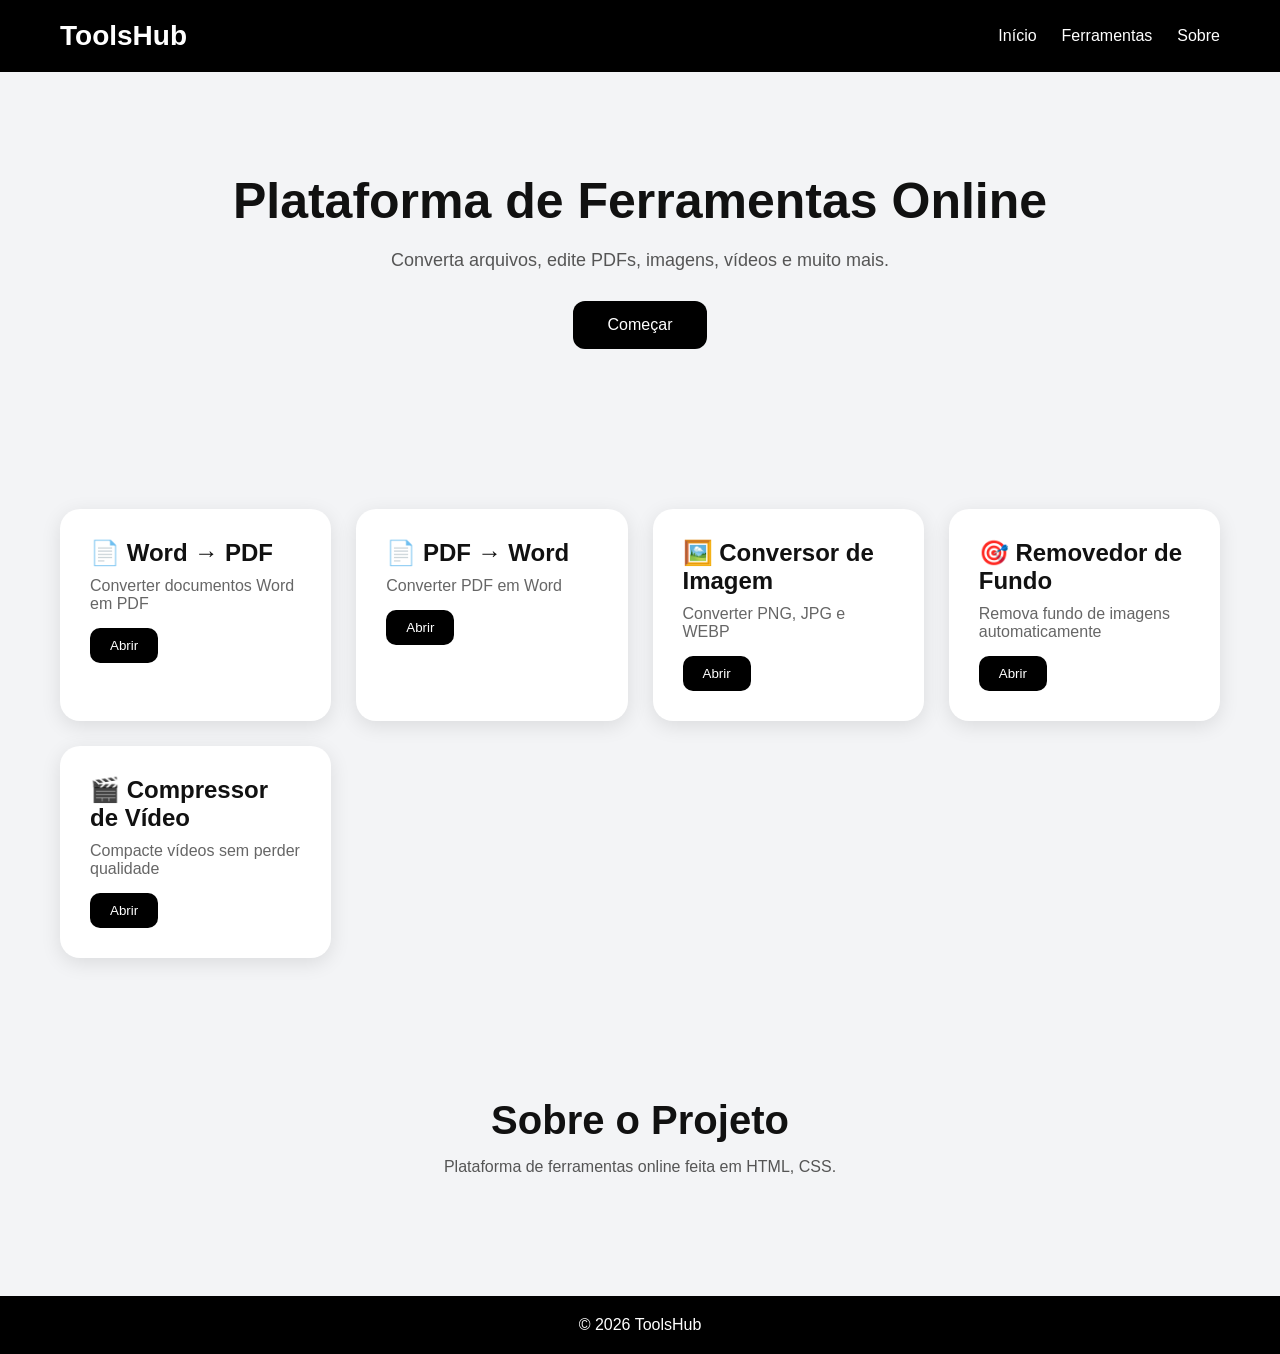
<file: index.html>
<!DOCTYPE html>
<html lang="pt-BR">

<head>
  <meta charset="UTF-8" />
  <meta name="viewport" content="width=device-width, initial-scale=1.0" />

  <title>ToolsHub</title>

  <link rel="stylesheet" href="style.css" />

  <link
    rel="stylesheet"
    href="https://cdnjs.cloudflare.com/ajax/libs/font-awesome/6.5.1/css/all.min.css"
  />
</head>

<body>

<header>
  <div class="logo">ToolsHub</div>

  <nav>
    <a href="#">Início</a>
    <a href="#ferramentas">Ferramentas</a>
    <a href="#sobre">Sobre</a>
  </nav>
</header>

<section class="hero">
  <h1>Plataforma de Ferramentas Online</h1>

  <p>
    Converta arquivos, edite PDFs, imagens, vídeos e muito mais.
  </p>

  <button onclick="scrollToTools()">
    Começar
  </button>
</section>

<section class="tools" id="ferramentas">

  <div class="card">
    <h2>📄 Word → PDF</h2>
    <p>Converter documentos Word em PDF</p>
    <button onclick="window.location.href='word-pdf.html'">
      Abrir
    </button>
  </div>

  <div class="card">
    <h2>📄 PDF → Word</h2>
    <p>Converter PDF em Word</p>
    <button onclick="window.location.href='pdf-word.html'">
      Abrir
    </button>
  </div>

  <div class="card">
    <h2>🖼️ Conversor de Imagem</h2>
    <p>Converter PNG, JPG e WEBP</p>
    <button onclick="window.location.href='imagem.html'">
      Abrir
    </button>
  </div>

  <div class="card">
    <h2>🎯 Removedor de Fundo</h2>
    <p>Remova fundo de imagens automaticamente</p>
    <button onclick="window.location.href='removedor.html'">
      Abrir
    </button>
  </div>

  <div class="card">
    <h2>🎬 Compressor de Vídeo</h2>
    <p>Compacte vídeos sem perder qualidade</p>
    <button onclick="window.location.href='video.html'">
      Abrir
    </button>
  </div>

</section>

<section class="about" id="sobre">
  <h2>Sobre o Projeto</h2>

  <p>
    Plataforma de ferramentas online feita em HTML, CSS.
  </p>
</section>

<footer>
  <p>© 2026 ToolsHub</p>
</footer>

<script>
function scrollToTools() {
  document.getElementById('ferramentas')
    .scrollIntoView({ behavior: 'smooth' });
}
</script>

</body>
</html>
</file>
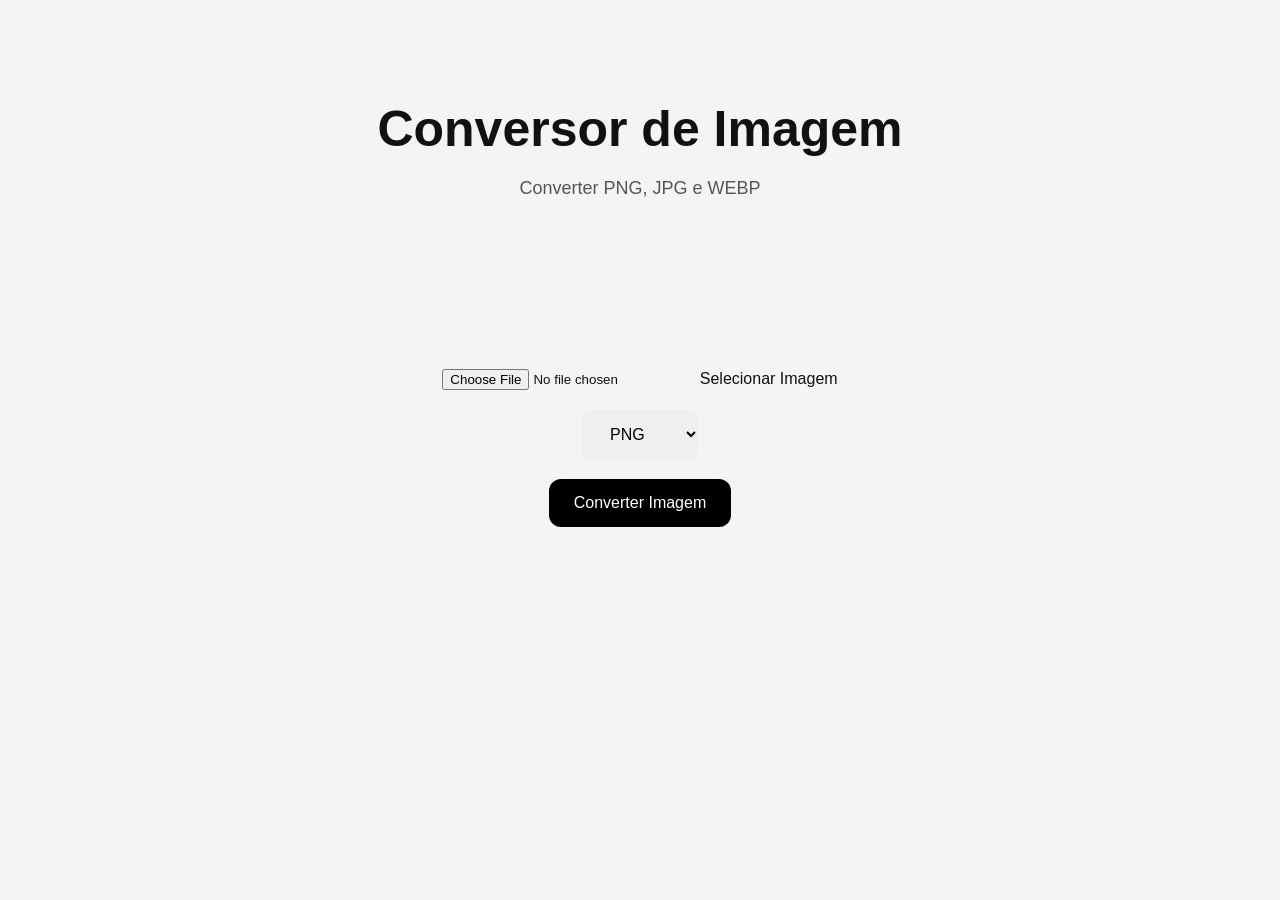
<file: imagem.html>
<!DOCTYPE html>
<html lang="pt-BR">
<head>

  <meta charset="UTF-8">

  <meta
    name="viewport"
    content="width=device-width, initial-scale=1.0"
  >

  <title>Conversor de Imagem</title>

  <link rel="stylesheet" href="style.css">

  <style>

    .container {

      max-width: 900px;

      margin: 50px auto;

      padding: 20px;

      text-align: center;
    }

    .preview {

      margin-top: 30px;
    }

    img {

      max-width: 400px;

      border-radius: 15px;

      box-shadow: 0 5px 20px rgba(0,0,0,0.1);
    }

    select,
    button {

      margin-top: 20px;

      padding: 15px 25px;

      border: none;

      border-radius: 12px;

      font-size: 16px;
    }

    button {

      background: black;

      color: white;

      cursor: pointer;
    }

  </style>

</head>

<body>

<section class="hero">

  <h1>Conversor de Imagem</h1>

  <p>
    Converter PNG, JPG e WEBP
  </p>

</section>

<div class="container">

  <label class="upload-area">

    <input
      type="file"
      id="imagemInput"
      accept="image/*"
    >

    Selecionar Imagem

  </label>

  <br>

  <select id="formato">

    <option value="image/png">
      PNG
    </option>

    <option value="image/jpeg">
      JPG
    </option>

    <option value="image/webp">
      WEBP
    </option>

  </select>

  <br>

  <button onclick="converterImagem()">

    Converter Imagem

  </button>

  <div class="preview">

    <img
      id="preview"
      style="display:none;"
    >

  </div>

</div>

<script>

let imagemOriginal;

document
  .getElementById('imagemInput')
  .addEventListener(
    'change',
    function(event) {

      const arquivo =
        event.target.files[0];

      if (!arquivo) return;

      const leitor =
        new FileReader();

      leitor.onload = function(e) {

        imagemOriginal = new Image();

        imagemOriginal.src =
          e.target.result;

        document
          .getElementById('preview')
          .src =
          e.target.result;

        document
          .getElementById('preview')
          .style.display =
          'block';
      };

      leitor.readAsDataURL(arquivo);
    }
  );

function converterImagem() {

  const formato =
    document.getElementById('formato').value;

  const canvas =
    document.createElement('canvas');

  const ctx =
    canvas.getContext('2d');

  canvas.width =
    imagemOriginal.width;

  canvas.height =
    imagemOriginal.height;

  ctx.drawImage(
    imagemOriginal,
    0,
    0
  );

  canvas.toBlob(

    function(blob) {

      const link =
        document.createElement('a');

      link.href =
        URL.createObjectURL(blob);

      let extensao = 'png';

      if (formato === 'image/jpeg') {
        extensao = 'jpg';
      }

      if (formato === 'image/webp') {
        extensao = 'webp';
      }

      link.download =
        'imagem-convertida.' + extensao;

      link.click();
    },

    formato
  );
}

</script>

</body>
</html>
</file>
<file: style.css>
* {
  margin: 0;
  padding: 0;
  box-sizing: border-box;
  font-family: Arial, sans-serif;
}

body {
  background: #f3f4f6;
  color: #111;
}

header {
  background: black;
  color: white;
  display: flex;
  justify-content: space-between;
  align-items: center;
  padding: 20px 60px;
}

.logo {
  font-size: 28px;
  font-weight: bold;
}

nav {
  display: flex;
  gap: 25px;
}

nav a {
  color: white;
  text-decoration: none;
  transition: 0.3s;
}

nav a:hover {
  color: #ccc;
}

.hero {
  text-align: center;
  padding: 100px 20px;
}

.hero h1 {
  font-size: 50px;
  margin-bottom: 20px;
}

.hero p {
  max-width: 700px;
  margin: auto;
  font-size: 18px;
  color: #555;
}

.hero button {
  margin-top: 30px;
  padding: 15px 35px;
  border: none;
  background: black;
  color: white;
  border-radius: 12px;
  cursor: pointer;
  font-size: 16px;
  transition: 0.3s;
}

.hero button:hover {
  transform: scale(1.05);
}

.tools {
  display: grid;
  grid-template-columns: repeat(auto-fit, minmax(240px, 1fr));
  gap: 25px;
  padding: 60px;
}

.card {
  background: white;
  padding: 30px;
  border-radius: 20px;
  box-shadow: 0 5px 20px rgba(0,0,0,0.1);
  transition: 0.3s;
}

.card:hover {
  transform: translateY(-5px);
}

.card h2 {
  margin-bottom: 10px;
}

.card p {
  color: #666;
  margin-bottom: 15px;
}

.card button {
  padding: 10px 20px;
  border: none;
  background: black;
  color: white;
  border-radius: 10px;
  cursor: pointer;
}

.about {
  text-align: center;
  padding: 80px 20px;
}

.about h2 {
  font-size: 40px;
  margin-bottom: 15px;
}

.about p {
  color: #555;
}

footer {
  background: black;
  color: white;
  text-align: center;
  padding: 20px;
  margin-top: 40px;
}
</file>
